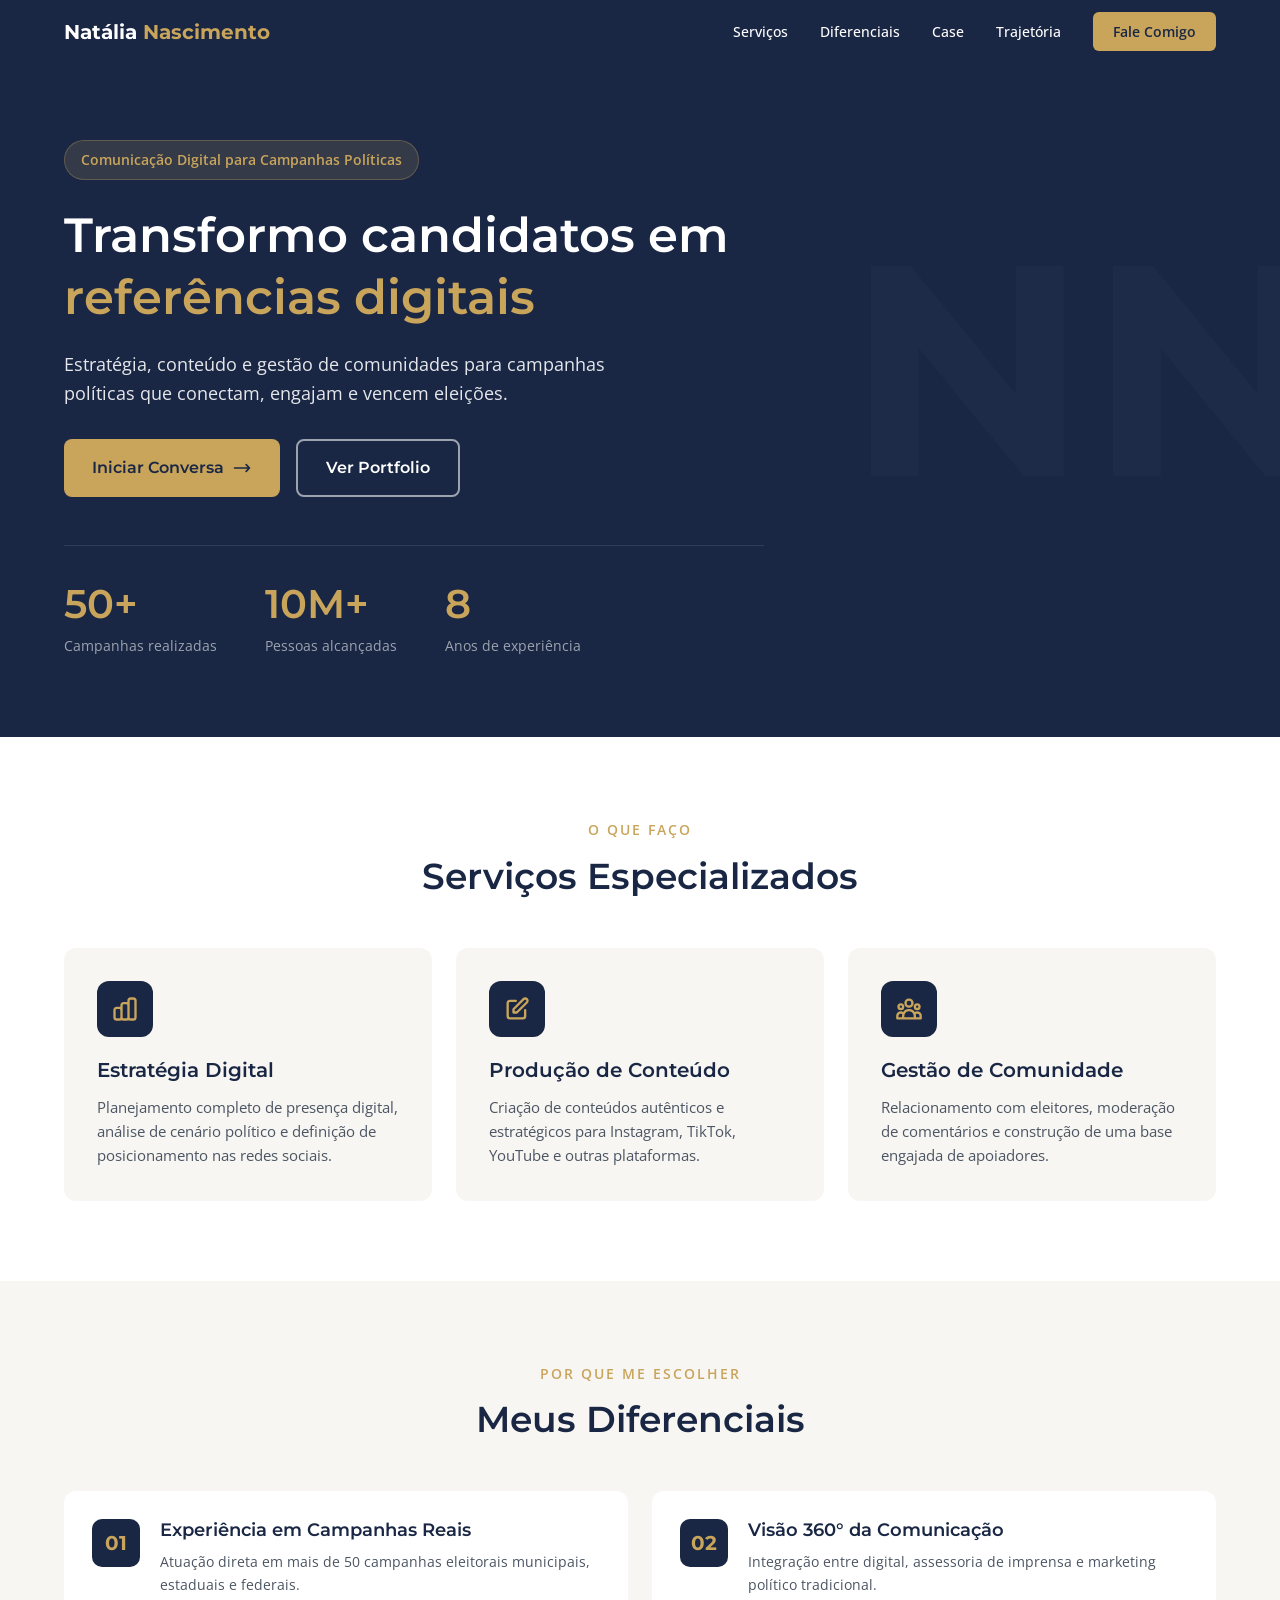
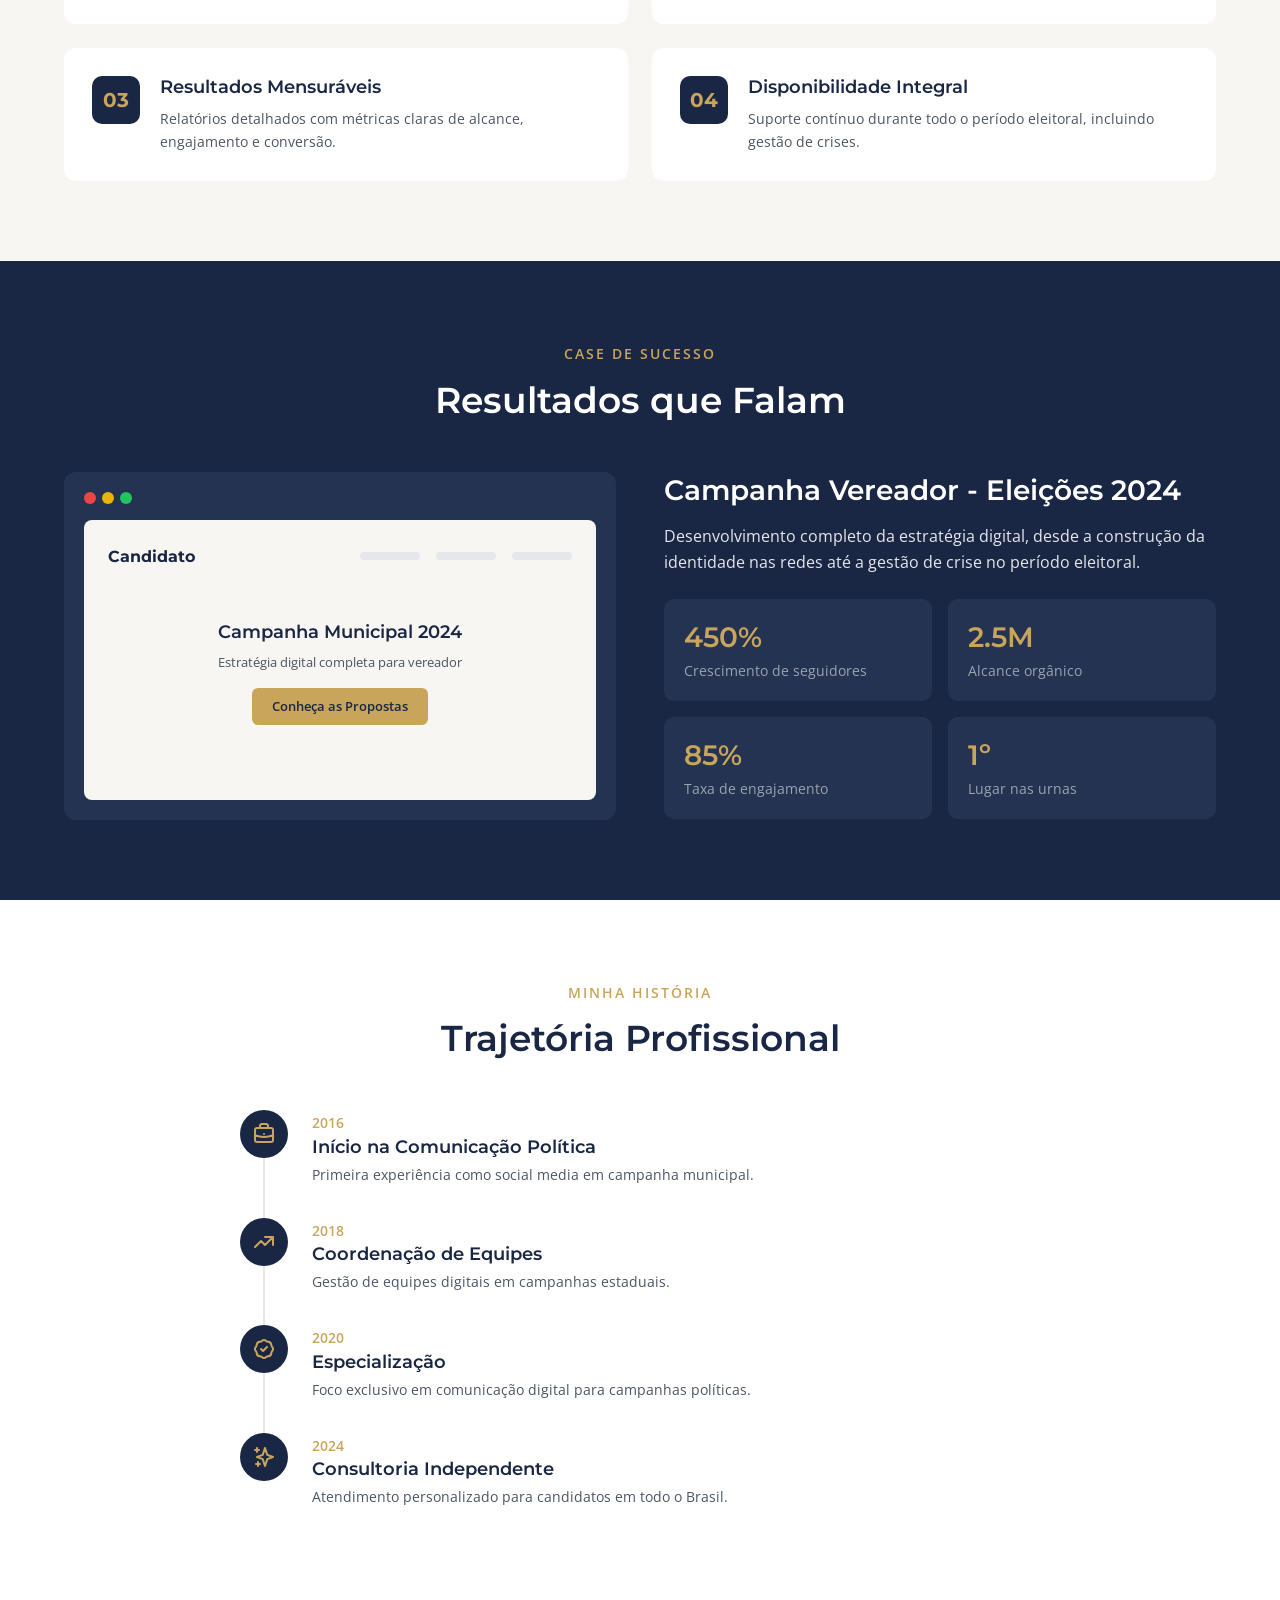
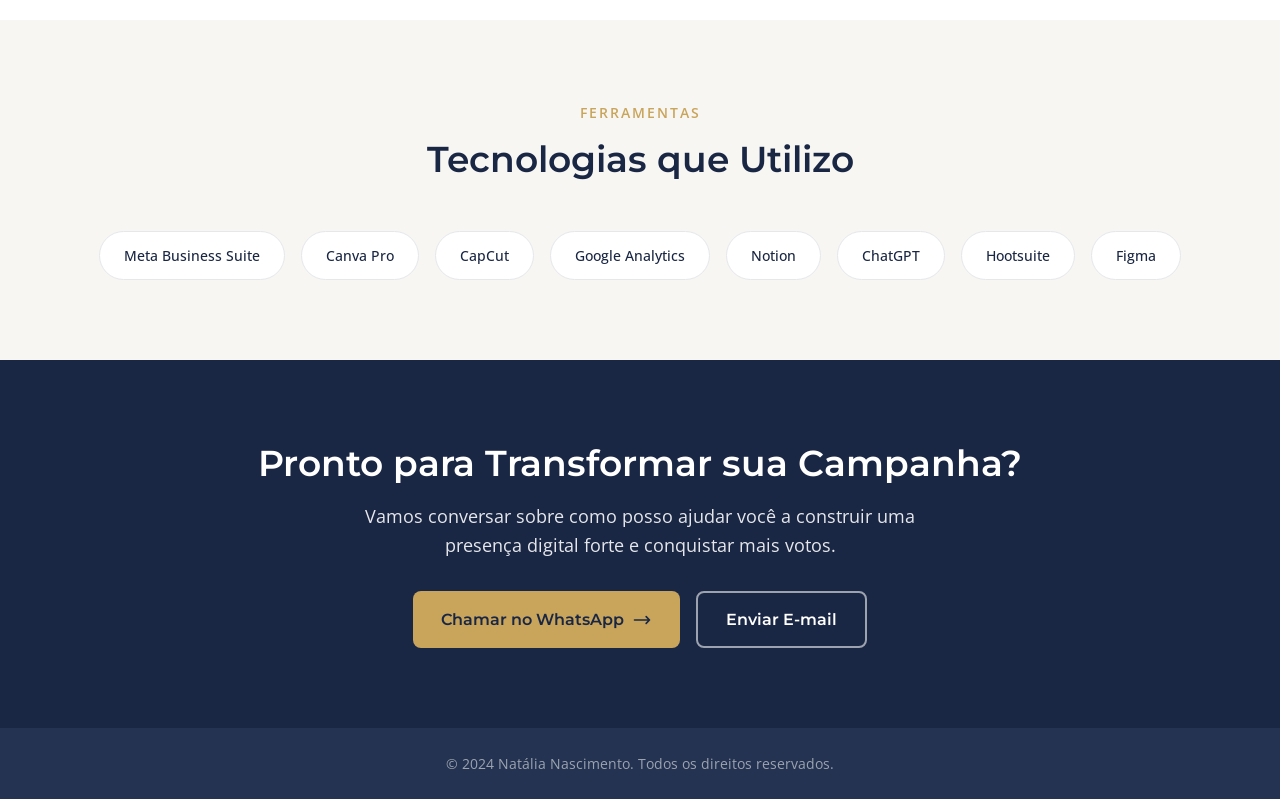
<file: index.html>
<!DOCTYPE html>
<html lang="pt-BR">
<head>
    <meta charset="UTF-8">
    <meta name="viewport" content="width=device-width, initial-scale=1.0">
    <title>Natália Nascimento | Comunicação Digital para Campanhas Políticas</title>
    <meta name="description" content="Especialista em comunicação digital para campanhas políticas. Estratégia, conteúdo e gestão de comunidades para candidatos e mandatos.">
    <link rel="preconnect" href="https://fonts.googleapis.com">
    <link rel="preconnect" href="https://fonts.gstatic.com" crossorigin>
    <link href="https://fonts.googleapis.com/css2?family=Montserrat:wght@400;500;600;700&family=Open+Sans:wght@400;500;600&display=swap" rel="stylesheet">
    <style>
        :root {
            --navy: #1a2744;
            --navy-light: #243352;
            --gold: #c9a55c;
            --gold-light: #d4b76e;
            --cream: #f8f6f2;
            --white: #ffffff;
            --gray-100: #f3f4f6;
            --gray-200: #e5e7eb;
            --gray-400: #9ca3af;
            --gray-600: #4b5563;
        }

        * {
            margin: 0;
            padding: 0;
            box-sizing: border-box;
        }

        body {
            font-family: 'Open Sans', sans-serif;
            color: var(--navy);
            line-height: 1.6;
            background-color: var(--cream);
        }

        h1, h2, h3, h4, h5, h6 {
            font-family: 'Montserrat', sans-serif;
            font-weight: 600;
            line-height: 1.3;
        }

        .container {
            max-width: 1200px;
            margin: 0 auto;
            padding: 0 24px;
        }

        /* Navbar */
        .navbar {
            background-color: var(--navy);
            padding: 16px 0;
            position: fixed;
            width: 100%;
            top: 0;
            z-index: 100;
        }

        .navbar .container {
            display: flex;
            justify-content: space-between;
            align-items: center;
        }

        .logo {
            font-family: 'Montserrat', sans-serif;
            font-weight: 700;
            font-size: 1.25rem;
            color: var(--white);
            text-decoration: none;
        }

        .logo span {
            color: var(--gold);
        }

        .nav-links {
            display: flex;
            gap: 32px;
            list-style: none;
        }

        .nav-links a {
            color: var(--white);
            text-decoration: none;
            font-size: 0.9rem;
            font-weight: 500;
            transition: color 0.3s;
        }

        .nav-links a:hover {
            color: var(--gold);
        }

        .nav-cta {
            background-color: var(--gold);
            color: var(--navy) !important;
            padding: 10px 20px;
            border-radius: 6px;
            font-weight: 600 !important;
        }

        .nav-cta:hover {
            background-color: var(--gold-light);
            color: var(--navy) !important;
        }

        /* Hero Section */
        .hero {
            background-color: var(--navy);
            padding: 140px 0 80px;
            position: relative;
            overflow: hidden;
        }

        .hero::before {
            content: 'NN';
            position: absolute;
            right: -50px;
            top: 50%;
            transform: translateY(-50%);
            font-family: 'Montserrat', sans-serif;
            font-size: 300px;
            font-weight: 700;
            color: var(--navy-light);
            opacity: 0.3;
            z-index: 0;
        }

        .hero .container {
            position: relative;
            z-index: 1;
        }

        .hero-content {
            max-width: 700px;
        }

        .hero-badge {
            display: inline-block;
            background-color: rgba(201, 165, 92, 0.15);
            color: var(--gold);
            padding: 8px 16px;
            border-radius: 50px;
            font-size: 0.85rem;
            font-weight: 600;
            margin-bottom: 24px;
            border: 1px solid rgba(201, 165, 92, 0.3);
        }

        .hero h1 {
            font-size: 3rem;
            color: var(--white);
            margin-bottom: 20px;
        }

        .hero h1 span {
            color: var(--gold);
        }

        .hero p {
            font-size: 1.15rem;
            color: var(--gray-200);
            margin-bottom: 32px;
            max-width: 600px;
        }

        .hero-buttons {
            display: flex;
            gap: 16px;
            margin-bottom: 48px;
        }

        .btn-primary {
            background-color: var(--gold);
            color: var(--navy);
            padding: 14px 28px;
            border-radius: 8px;
            text-decoration: none;
            font-weight: 600;
            font-family: 'Montserrat', sans-serif;
            transition: all 0.3s;
            display: inline-flex;
            align-items: center;
            gap: 8px;
        }

        .btn-primary:hover {
            background-color: var(--gold-light);
            transform: translateY(-2px);
        }

        .btn-secondary {
            background-color: transparent;
            color: var(--white);
            padding: 14px 28px;
            border-radius: 8px;
            text-decoration: none;
            font-weight: 600;
            font-family: 'Montserrat', sans-serif;
            border: 2px solid var(--gray-400);
            transition: all 0.3s;
        }

        .btn-secondary:hover {
            border-color: var(--white);
            background-color: rgba(255, 255, 255, 0.05);
        }

        .hero-stats {
            display: flex;
            gap: 48px;
            padding-top: 32px;
            border-top: 1px solid rgba(255, 255, 255, 0.1);
        }

        .stat-item h3 {
            font-size: 2.5rem;
            color: var(--gold);
            margin-bottom: 4px;
        }

        .stat-item p {
            font-size: 0.9rem;
            color: var(--gray-400);
            margin: 0;
        }

        /* Services Section */
        .services {
            padding: 80px 0;
            background-color: var(--white);
        }

        .section-header {
            text-align: center;
            margin-bottom: 48px;
        }

        .section-label {
            display: inline-block;
            color: var(--gold);
            font-size: 0.85rem;
            font-weight: 600;
            text-transform: uppercase;
            letter-spacing: 2px;
            margin-bottom: 12px;
        }

        .section-title {
            font-size: 2.25rem;
            color: var(--navy);
        }

        .services-grid {
            display: grid;
            grid-template-columns: repeat(3, 1fr);
            gap: 24px;
        }

        .service-card {
            background-color: var(--cream);
            padding: 32px;
            border-radius: 12px;
            transition: all 0.3s;
            border: 1px solid transparent;
        }

        .service-card:hover {
            transform: translateY(-4px);
            border-color: var(--gold);
            box-shadow: 0 10px 40px rgba(26, 39, 68, 0.1);
        }

        .service-icon {
            width: 56px;
            height: 56px;
            background-color: var(--navy);
            border-radius: 12px;
            display: flex;
            align-items: center;
            justify-content: center;
            margin-bottom: 20px;
        }

        .service-icon svg {
            width: 28px;
            height: 28px;
            color: var(--gold);
        }

        .service-card h3 {
            font-size: 1.25rem;
            margin-bottom: 12px;
            color: var(--navy);
        }

        .service-card p {
            color: var(--gray-600);
            font-size: 0.95rem;
        }

        /* Differentials Section */
        .differentials {
            padding: 80px 0;
            background-color: var(--cream);
        }

        .diff-grid {
            display: grid;
            grid-template-columns: repeat(2, 1fr);
            gap: 24px;
        }

        .diff-card {
            background-color: var(--white);
            padding: 28px;
            border-radius: 12px;
            display: flex;
            gap: 20px;
            align-items: flex-start;
            transition: all 0.3s;
        }

        .diff-card:hover {
            box-shadow: 0 10px 40px rgba(26, 39, 68, 0.08);
        }

        .diff-number {
            width: 48px;
            height: 48px;
            background-color: var(--navy);
            border-radius: 10px;
            display: flex;
            align-items: center;
            justify-content: center;
            color: var(--gold);
            font-family: 'Montserrat', sans-serif;
            font-weight: 700;
            font-size: 1.25rem;
            flex-shrink: 0;
        }

        .diff-content h3 {
            font-size: 1.1rem;
            margin-bottom: 8px;
            color: var(--navy);
        }

        .diff-content p {
            color: var(--gray-600);
            font-size: 0.9rem;
        }

        /* Case Study Section */
        .case-study {
            padding: 80px 0;
            background-color: var(--navy);
        }

        .case-study .section-label {
            color: var(--gold);
        }

        .case-study .section-title {
            color: var(--white);
        }

        .case-content {
            display: grid;
            grid-template-columns: 1fr 1fr;
            gap: 48px;
            align-items: center;
            margin-top: 48px;
        }

        .case-mockup {
            background-color: var(--navy-light);
            border-radius: 12px;
            padding: 20px;
        }

        .browser-bar {
            display: flex;
            gap: 6px;
            margin-bottom: 16px;
        }

        .browser-dot {
            width: 12px;
            height: 12px;
            border-radius: 50%;
            background-color: var(--gray-600);
        }

        .browser-dot.red { background-color: #ef4444; }
        .browser-dot.yellow { background-color: #eab308; }
        .browser-dot.green { background-color: #22c55e; }

        .mockup-content {
            background-color: var(--cream);
            border-radius: 8px;
            padding: 24px;
            min-height: 280px;
        }

        .mockup-header {
            display: flex;
            justify-content: space-between;
            align-items: center;
            margin-bottom: 20px;
        }

        .mockup-logo {
            font-family: 'Montserrat', sans-serif;
            font-weight: 700;
            color: var(--navy);
        }

        .mockup-nav {
            display: flex;
            gap: 16px;
        }

        .mockup-nav span {
            width: 60px;
            height: 8px;
            background-color: var(--gray-200);
            border-radius: 4px;
        }

        .mockup-hero {
            text-align: center;
            padding: 32px 0;
        }

        .mockup-hero h4 {
            font-size: 1.1rem;
            color: var(--navy);
            margin-bottom: 8px;
        }

        .mockup-hero p {
            font-size: 0.8rem;
            color: var(--gray-600);
            margin-bottom: 16px;
        }

        .mockup-btn {
            display: inline-block;
            background-color: var(--gold);
            color: var(--navy);
            padding: 8px 20px;
            border-radius: 6px;
            font-size: 0.8rem;
            font-weight: 600;
        }

        .case-info h3 {
            font-size: 1.75rem;
            color: var(--white);
            margin-bottom: 16px;
        }

        .case-info > p {
            color: var(--gray-200);
            margin-bottom: 24px;
        }

        .case-results {
            display: grid;
            grid-template-columns: repeat(2, 1fr);
            gap: 16px;
        }

        .result-item {
            background-color: var(--navy-light);
            padding: 20px;
            border-radius: 10px;
        }

        .result-item h4 {
            font-size: 1.75rem;
            color: var(--gold);
            margin-bottom: 4px;
        }

        .result-item p {
            font-size: 0.85rem;
            color: var(--gray-400);
        }

        /* Timeline Section */
        .timeline {
            padding: 80px 0;
            background-color: var(--white);
        }

        .timeline-container {
            max-width: 800px;
            margin: 0 auto;
        }

        .timeline-item {
            display: flex;
            gap: 24px;
            padding-bottom: 32px;
            position: relative;
        }

        .timeline-item:not(:last-child)::before {
            content: '';
            position: absolute;
            left: 23px;
            top: 48px;
            width: 2px;
            height: calc(100% - 48px);
            background-color: var(--gray-200);
        }

        .timeline-dot {
            width: 48px;
            height: 48px;
            background-color: var(--navy);
            border-radius: 50%;
            display: flex;
            align-items: center;
            justify-content: center;
            flex-shrink: 0;
        }

        .timeline-dot svg {
            width: 24px;
            height: 24px;
            color: var(--gold);
        }

        .timeline-content h3 {
            font-size: 1.1rem;
            color: var(--navy);
            margin-bottom: 4px;
        }

        .timeline-content .year {
            font-size: 0.85rem;
            color: var(--gold);
            font-weight: 600;
            margin-bottom: 8px;
        }

        .timeline-content p {
            color: var(--gray-600);
            font-size: 0.9rem;
        }

        /* Tools Section */
        .tools {
            padding: 80px 0;
            background-color: var(--cream);
        }

        .tools-grid {
            display: flex;
            flex-wrap: wrap;
            justify-content: center;
            gap: 16px;
        }

        .tool-tag {
            background-color: var(--white);
            padding: 12px 24px;
            border-radius: 50px;
            font-size: 0.9rem;
            font-weight: 500;
            color: var(--navy);
            border: 1px solid var(--gray-200);
            transition: all 0.3s;
        }

        .tool-tag:hover {
            border-color: var(--gold);
            background-color: rgba(201, 165, 92, 0.1);
        }

        /* CTA Section */
        .cta {
            padding: 80px 0;
            background-color: var(--navy);
            text-align: center;
        }

        .cta h2 {
            font-size: 2.25rem;
            color: var(--white);
            margin-bottom: 16px;
        }

        .cta p {
            color: var(--gray-200);
            font-size: 1.1rem;
            margin-bottom: 32px;
            max-width: 600px;
            margin-left: auto;
            margin-right: auto;
        }

        .cta-buttons {
            display: flex;
            justify-content: center;
            gap: 16px;
        }

        /* Footer */
        .footer {
            background-color: var(--navy-light);
            padding: 24px 0;
            text-align: center;
        }

        .footer p {
            color: var(--gray-400);
            font-size: 0.9rem;
        }

        /* Responsive */
        @media (max-width: 768px) {
            .nav-links {
                display: none;
            }

            .hero h1 {
                font-size: 2rem;
            }

            .hero-stats {
                flex-direction: column;
                gap: 24px;
            }

            .services-grid,
            .diff-grid,
            .case-content,
            .case-results {
                grid-template-columns: 1fr;
            }

            .hero-buttons,
            .cta-buttons {
                flex-direction: column;
            }

            .btn-primary,
            .btn-secondary {
                text-align: center;
                justify-content: center;
            }
        }
    </style>
</head>
<body>
    <!-- Navbar -->
    <nav class="navbar">
        <div class="container">
            <a href="#" class="logo">Natália <span>Nascimento</span></a>
            <ul class="nav-links">
                <li><a href="#servicos">Serviços</a></li>
                <li><a href="#diferenciais">Diferenciais</a></li>
                <li><a href="#case">Case</a></li>
                <li><a href="#trajetoria">Trajetória</a></li>
                <li><a href="#contato" class="nav-cta">Fale Comigo</a></li>
            </ul>
        </div>
    </nav>

    <!-- Hero -->
    <section class="hero">
        <div class="container">
            <div class="hero-content">
                <span class="hero-badge">Comunicação Digital para Campanhas Políticas</span>
                <h1>Transformo candidatos em <span>referências digitais</span></h1>
                <p>Estratégia, conteúdo e gestão de comunidades para campanhas políticas que conectam, engajam e vencem eleições.</p>
                <div class="hero-buttons">
                    <a href="#contato" class="btn-primary">
                        Iniciar Conversa
                        <svg width="20" height="20" fill="none" stroke="currentColor" viewBox="0 0 24 24">
                            <path stroke-linecap="round" stroke-linejoin="round" stroke-width="2" d="M17 8l4 4m0 0l-4 4m4-4H3"/>
                        </svg>
                    </a>
                    <a href="#case" class="btn-secondary">Ver Portfolio</a>
                </div>
                <div class="hero-stats">
                    <div class="stat-item">
                        <h3>50+</h3>
                        <p>Campanhas realizadas</p>
                    </div>
                    <div class="stat-item">
                        <h3>10M+</h3>
                        <p>Pessoas alcançadas</p>
                    </div>
                    <div class="stat-item">
                        <h3>8</h3>
                        <p>Anos de experiência</p>
                    </div>
                </div>
            </div>
        </div>
    </section>

    <!-- Services -->
    <section class="services" id="servicos">
        <div class="container">
            <div class="section-header">
                <span class="section-label">O que faço</span>
                <h2 class="section-title">Serviços Especializados</h2>
            </div>
            <div class="services-grid">
                <div class="service-card">
                    <div class="service-icon">
                        <svg fill="none" stroke="currentColor" viewBox="0 0 24 24">
                            <path stroke-linecap="round" stroke-linejoin="round" stroke-width="2" d="M9 19v-6a2 2 0 00-2-2H5a2 2 0 00-2 2v6a2 2 0 002 2h2a2 2 0 002-2zm0 0V9a2 2 0 012-2h2a2 2 0 012 2v10m-6 0a2 2 0 002 2h2a2 2 0 002-2m0 0V5a2 2 0 012-2h2a2 2 0 012 2v14a2 2 0 01-2 2h-2a2 2 0 01-2-2z"/>
                        </svg>
                    </div>
                    <h3>Estratégia Digital</h3>
                    <p>Planejamento completo de presença digital, análise de cenário político e definição de posicionamento nas redes sociais.</p>
                </div>
                <div class="service-card">
                    <div class="service-icon">
                        <svg fill="none" stroke="currentColor" viewBox="0 0 24 24">
                            <path stroke-linecap="round" stroke-linejoin="round" stroke-width="2" d="M11 5H6a2 2 0 00-2 2v11a2 2 0 002 2h11a2 2 0 002-2v-5m-1.414-9.414a2 2 0 112.828 2.828L11.828 15H9v-2.828l8.586-8.586z"/>
                        </svg>
                    </div>
                    <h3>Produção de Conteúdo</h3>
                    <p>Criação de conteúdos autênticos e estratégicos para Instagram, TikTok, YouTube e outras plataformas.</p>
                </div>
                <div class="service-card">
                    <div class="service-icon">
                        <svg fill="none" stroke="currentColor" viewBox="0 0 24 24">
                            <path stroke-linecap="round" stroke-linejoin="round" stroke-width="2" d="M17 20h5v-2a3 3 0 00-5.356-1.857M17 20H7m10 0v-2c0-.656-.126-1.283-.356-1.857M7 20H2v-2a3 3 0 015.356-1.857M7 20v-2c0-.656.126-1.283.356-1.857m0 0a5.002 5.002 0 019.288 0M15 7a3 3 0 11-6 0 3 3 0 016 0zm6 3a2 2 0 11-4 0 2 2 0 014 0zM7 10a2 2 0 11-4 0 2 2 0 014 0z"/>
                        </svg>
                    </div>
                    <h3>Gestão de Comunidade</h3>
                    <p>Relacionamento com eleitores, moderação de comentários e construção de uma base engajada de apoiadores.</p>
                </div>
            </div>
        </div>
    </section>

    <!-- Differentials -->
    <section class="differentials" id="diferenciais">
        <div class="container">
            <div class="section-header">
                <span class="section-label">Por que me escolher</span>
                <h2 class="section-title">Meus Diferenciais</h2>
            </div>
            <div class="diff-grid">
                <div class="diff-card">
                    <div class="diff-number">01</div>
                    <div class="diff-content">
                        <h3>Experiência em Campanhas Reais</h3>
                        <p>Atuação direta em mais de 50 campanhas eleitorais municipais, estaduais e federais.</p>
                    </div>
                </div>
                <div class="diff-card">
                    <div class="diff-number">02</div>
                    <div class="diff-content">
                        <h3>Visão 360° da Comunicação</h3>
                        <p>Integração entre digital, assessoria de imprensa e marketing político tradicional.</p>
                    </div>
                </div>
                <div class="diff-card">
                    <div class="diff-number">03</div>
                    <div class="diff-content">
                        <h3>Resultados Mensuráveis</h3>
                        <p>Relatórios detalhados com métricas claras de alcance, engajamento e conversão.</p>
                    </div>
                </div>
                <div class="diff-card">
                    <div class="diff-number">04</div>
                    <div class="diff-content">
                        <h3>Disponibilidade Integral</h3>
                        <p>Suporte contínuo durante todo o período eleitoral, incluindo gestão de crises.</p>
                    </div>
                </div>
            </div>
        </div>
    </section>

    <!-- Case Study -->
    <section class="case-study" id="case">
        <div class="container">
            <div class="section-header">
                <span class="section-label">Case de Sucesso</span>
                <h2 class="section-title">Resultados que Falam</h2>
            </div>
            <div class="case-content">
                <div class="case-mockup">
                    <div class="browser-bar">
                        <span class="browser-dot red"></span>
                        <span class="browser-dot yellow"></span>
                        <span class="browser-dot green"></span>
                    </div>
                    <div class="mockup-content">
                        <div class="mockup-header">
                            <span class="mockup-logo">Candidato</span>
                            <div class="mockup-nav">
                                <span></span>
                                <span></span>
                                <span></span>
                            </div>
                        </div>
                        <div class="mockup-hero">
                            <h4>Campanha Municipal 2024</h4>
                            <p>Estratégia digital completa para vereador</p>
                            <span class="mockup-btn">Conheça as Propostas</span>
                        </div>
                    </div>
                </div>
                <div class="case-info">
                    <h3>Campanha Vereador - Eleições 2024</h3>
                    <p>Desenvolvimento completo da estratégia digital, desde a construção da identidade nas redes até a gestão de crise no período eleitoral.</p>
                    <div class="case-results">
                        <div class="result-item">
                            <h4>450%</h4>
                            <p>Crescimento de seguidores</p>
                        </div>
                        <div class="result-item">
                            <h4>2.5M</h4>
                            <p>Alcance orgânico</p>
                        </div>
                        <div class="result-item">
                            <h4>85%</h4>
                            <p>Taxa de engajamento</p>
                        </div>
                        <div class="result-item">
                            <h4>1º</h4>
                            <p>Lugar nas urnas</p>
                        </div>
                    </div>
                </div>
            </div>
        </div>
    </section>

    <!-- Timeline -->
    <section class="timeline" id="trajetoria">
        <div class="container">
            <div class="section-header">
                <span class="section-label">Minha História</span>
                <h2 class="section-title">Trajetória Profissional</h2>
            </div>
            <div class="timeline-container">
                <div class="timeline-item">
                    <div class="timeline-dot">
                        <svg fill="none" stroke="currentColor" viewBox="0 0 24 24">
                            <path stroke-linecap="round" stroke-linejoin="round" stroke-width="2" d="M21 13.255A23.931 23.931 0 0112 15c-3.183 0-6.22-.62-9-1.745M16 6V4a2 2 0 00-2-2h-4a2 2 0 00-2 2v2m4 6h.01M5 20h14a2 2 0 002-2V8a2 2 0 00-2-2H5a2 2 0 00-2 2v10a2 2 0 002 2z"/>
                        </svg>
                    </div>
                    <div class="timeline-content">
                        <span class="year">2016</span>
                        <h3>Início na Comunicação Política</h3>
                        <p>Primeira experiência como social media em campanha municipal.</p>
                    </div>
                </div>
                <div class="timeline-item">
                    <div class="timeline-dot">
                        <svg fill="none" stroke="currentColor" viewBox="0 0 24 24">
                            <path stroke-linecap="round" stroke-linejoin="round" stroke-width="2" d="M13 7h8m0 0v8m0-8l-8 8-4-4-6 6"/>
                        </svg>
                    </div>
                    <div class="timeline-content">
                        <span class="year">2018</span>
                        <h3>Coordenação de Equipes</h3>
                        <p>Gestão de equipes digitais em campanhas estaduais.</p>
                    </div>
                </div>
                <div class="timeline-item">
                    <div class="timeline-dot">
                        <svg fill="none" stroke="currentColor" viewBox="0 0 24 24">
                            <path stroke-linecap="round" stroke-linejoin="round" stroke-width="2" d="M9 12l2 2 4-4M7.835 4.697a3.42 3.42 0 001.946-.806 3.42 3.42 0 014.438 0 3.42 3.42 0 001.946.806 3.42 3.42 0 013.138 3.138 3.42 3.42 0 00.806 1.946 3.42 3.42 0 010 4.438 3.42 3.42 0 00-.806 1.946 3.42 3.42 0 01-3.138 3.138 3.42 3.42 0 00-1.946.806 3.42 3.42 0 01-4.438 0 3.42 3.42 0 00-1.946-.806 3.42 3.42 0 01-3.138-3.138 3.42 3.42 0 00-.806-1.946 3.42 3.42 0 010-4.438 3.42 3.42 0 00.806-1.946 3.42 3.42 0 013.138-3.138z"/>
                        </svg>
                    </div>
                    <div class="timeline-content">
                        <span class="year">2020</span>
                        <h3>Especialização</h3>
                        <p>Foco exclusivo em comunicação digital para campanhas políticas.</p>
                    </div>
                </div>
                <div class="timeline-item">
                    <div class="timeline-dot">
                        <svg fill="none" stroke="currentColor" viewBox="0 0 24 24">
                            <path stroke-linecap="round" stroke-linejoin="round" stroke-width="2" d="M5 3v4M3 5h4M6 17v4m-2-2h4m5-16l2.286 6.857L21 12l-5.714 2.143L13 21l-2.286-6.857L5 12l5.714-2.143L13 3z"/>
                        </svg>
                    </div>
                    <div class="timeline-content">
                        <span class="year">2024</span>
                        <h3>Consultoria Independente</h3>
                        <p>Atendimento personalizado para candidatos em todo o Brasil.</p>
                    </div>
                </div>
            </div>
        </div>
    </section>

    <!-- Tools -->
    <section class="tools">
        <div class="container">
            <div class="section-header">
                <span class="section-label">Ferramentas</span>
                <h2 class="section-title">Tecnologias que Utilizo</h2>
            </div>
            <div class="tools-grid">
                <span class="tool-tag">Meta Business Suite</span>
                <span class="tool-tag">Canva Pro</span>
                <span class="tool-tag">CapCut</span>
                <span class="tool-tag">Google Analytics</span>
                <span class="tool-tag">Notion</span>
                <span class="tool-tag">ChatGPT</span>
                <span class="tool-tag">Hootsuite</span>
                <span class="tool-tag">Figma</span>
            </div>
        </div>
    </section>

    <!-- CTA -->
    <section class="cta" id="contato">
        <div class="container">
            <h2>Pronto para Transformar sua Campanha?</h2>
            <p>Vamos conversar sobre como posso ajudar você a construir uma presença digital forte e conquistar mais votos.</p>
            <div class="cta-buttons">
                <a href="https://wa.me/5500000000000" class="btn-primary" target="_blank">
                    Chamar no WhatsApp
                    <svg width="20" height="20" fill="none" stroke="currentColor" viewBox="0 0 24 24">
                        <path stroke-linecap="round" stroke-linejoin="round" stroke-width="2" d="M17 8l4 4m0 0l-4 4m4-4H3"/>
                    </svg>
                </a>
                <a href="mailto:contato@natalianascimento.com" class="btn-secondary">Enviar E-mail</a>
            </div>
        </div>
    </section>

    <!-- Footer -->
    <footer class="footer">
        <div class="container">
            <p>&copy; 2024 Natália Nascimento. Todos os direitos reservados.</p>
        </div>
    </footer>
</body>
</html>
</file>
